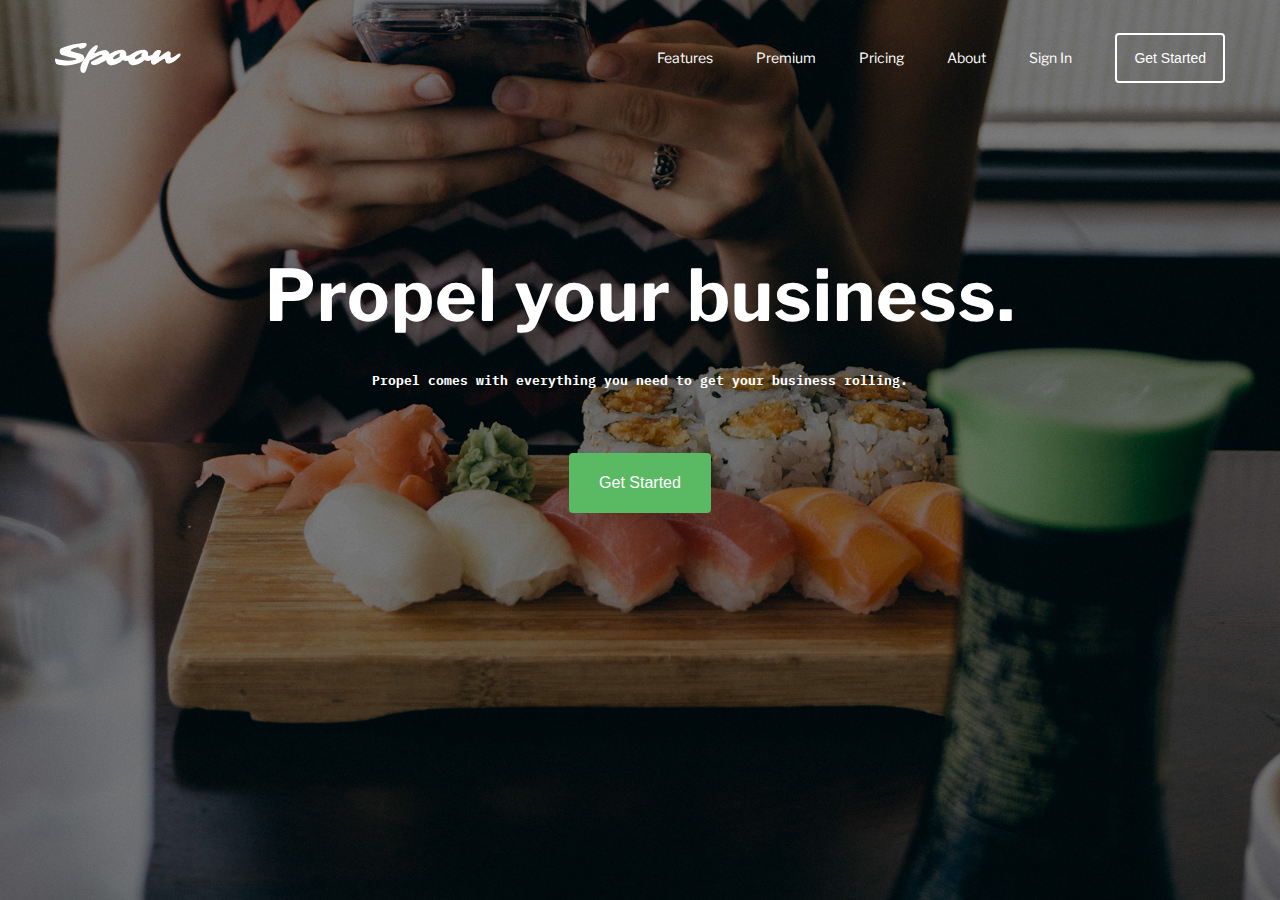
<file: alina.16.11/index.html>
<!DOCTYPE html>
<html lang="en">
  <head>
    <meta charset="UTF-8" />
    <meta name="viewport" content="width=device-width, initial-scale=1.0" />
    <title>Document</title>
    <link
      href="https://fonts.googleapis.com/css2?family=Libre+Franklin:wght@400;700&display=swap"
      rel="stylesheet"
    />
    <link
      href="https://fonts.googleapis.com/css2?family=IBM+Plex+Mono:wght@700&display=swap"
      rel="stylesheet"
    />
    <link rel="stylesheet" href="style.css" />
  </head>
  <body>
    <section class="hero">
      <header class="header">
        <div class="container">
          <div class="box">
            <svg
              width="126"
              height="30"
              viewBox="0 0 126 30"
              fill="none"
              xmlns="http://www.w3.org/2000/svg"
            >
              <g clip-path="url(#clip0_1_4)">
                <path
                  d="M25.9659 5.66702C24.9093 5.66702 24.1729 5.16543 23.7567 4.16222C22.2199 4.16222 20.5336 4.53575 18.698 5.28282C17.556 5.7524 16.7876 6.18463 16.3927 6.57951C15.9979 6.97439 15.7871 7.28388 15.7604 7.508C15.7337 7.73212 15.8431 7.92156 16.0886 8.07631C16.3341 8.23106 16.6782 8.3778 17.1211 8.51654C17.564 8.65528 18.079 8.79402 18.666 8.93277C21.7396 9.64782 23.6873 10.1441 24.5091 10.4216C26.1419 10.9659 27.3639 11.5635 28.175 12.2145C28.9434 12.8655 29.3276 13.7513 29.3276 14.8719C29.3276 15.8004 29.0422 16.5848 28.4712 17.2252C27.9002 17.8655 27.1451 18.4365 26.206 18.9381C25.2668 19.4397 24.2183 19.8853 23.0603 20.2748C21.9023 20.6644 20.6804 20.9979 19.3943 21.2753C18.1083 21.5528 16.841 21.7823 15.5923 21.9637C13.1483 22.3052 11.0619 22.476 9.33298 22.476C6.18462 22.476 3.75669 22.0971 2.0491 21.3394C1.40876 21.0512 0.885807 20.3309 0.480255 19.1782C0.160083 18.2284 0 17.4466 0 16.833C0 16.2193 0.0533712 15.8805 0.160095 15.8164C0.266819 15.7524 0.485593 15.7497 0.816437 15.8084C1.14728 15.8671 1.57951 15.9658 2.11313 16.1046L4.03415 16.6169C7.01175 17.3639 10.1601 17.7375 13.4792 17.7375C15.9232 17.7375 17.9936 17.5187 19.6905 17.0811C20.6937 16.8143 21.2273 16.5155 21.2914 16.1846C21.334 15.8965 20.5443 15.539 18.9221 15.1121C18.1857 14.9093 17.3319 14.6958 16.3607 14.4717C11.6542 13.3298 8.81537 12.5934 7.84418 12.2625C6.87299 11.9317 6.24066 11.6382 5.94717 11.3821C5.65368 11.1259 5.41088 10.8431 5.21878 10.5336C4.86659 9.92529 4.69049 9.34632 4.69049 8.79669C4.69049 8.24706 4.71983 7.82284 4.77853 7.52401C4.83723 7.22519 4.91995 6.94771 5.02667 6.69157C5.25079 6.16862 5.53361 5.8111 5.87512 5.619C8.61793 4.08217 12.6467 2.73213 17.9616 1.56884C22.6895 0.52294 26.5795 0 29.6318 0C30.2508 0 30.715 0.106723 31.0245 0.320171C31.5582 0.715051 31.7929 1.1366 31.7289 1.58484C31.6649 2.03309 31.5288 2.44664 31.3207 2.82551C31.1126 3.20438 30.8538 3.54589 30.5443 3.85005C30.2348 4.15422 29.8906 4.42103 29.5117 4.65048C29.1329 4.87994 28.7407 5.06937 28.3351 5.21878C27.524 5.51761 26.7343 5.66702 25.9659 5.66702ZM38.0203 17.7695C38.3725 17.6201 38.8634 17.3853 39.4931 17.0651C43.3458 15.0907 45.4589 14.0021 45.8325 13.7994L46.5048 13.4312C47.1985 12.9829 47.5187 12.6307 47.4653 12.3746C47.3479 11.8303 47.0544 11.6089 46.5848 11.7102C46.1153 11.8116 45.627 11.9477 45.1201 12.1185C44.6131 12.2892 44.0768 12.4973 43.5112 12.7428C42.3266 13.2337 41.286 13.7246 40.3895 14.2156C37.2518 16.0192 35.3629 17.1131 34.7225 17.4973C34.2636 18.5326 33.8527 19.5624 33.4899 20.587L31.5528 26.0619C30.9445 27.7588 30.3309 28.9061 29.7119 29.5037C29.381 29.8346 29.0128 30 28.6073 30C27.6041 30 26.8143 29.6505 26.238 28.9514C25.6617 28.2524 25.3735 27.3666 25.3735 26.294C25.3735 25.2214 25.5123 24.1649 25.7898 23.1243C26.0672 22.0838 26.4515 21.0299 26.9424 19.9626C27.9349 17.8068 29.2636 15.7951 30.9285 13.9274C31.9424 11.206 33.6286 8.56458 35.9872 6.0032C37.428 4.44503 38.7673 3.34579 40.0053 2.70544C40.6243 2.38527 41.1526 2.22519 41.5902 2.22519C42.0277 2.22519 42.3586 2.3239 42.5827 2.52134C42.8068 2.71878 42.9189 2.96424 42.9189 3.25774C42.9189 3.55123 42.8282 3.92209 42.6468 4.37033C42.4653 4.81857 42.2198 5.32017 41.9103 5.87513C41.6008 6.4301 41.238 7.02241 40.8218 7.65208L39.4931 9.58912C39.3863 9.7492 39.333 9.89327 39.333 10.0213C39.333 10.2241 39.4557 10.3255 39.7012 10.3255C39.9787 10.3255 40.4909 10.1494 41.238 9.79723L43.7993 8.61259C46.0406 7.59872 48.1857 7.09178 50.2348 7.09178C51.302 7.09178 52.3052 7.59872 53.2444 8.61259C54.1942 9.63715 54.6692 10.7364 54.6692 11.9104C54.6692 13.7247 53.9274 15.1227 52.444 16.1046L50.4589 17.4173C49.7439 17.8655 49.0075 18.3084 48.2497 18.746L45.9445 20.0107C43.3511 21.3554 41.3474 22.0277 39.9333 22.0277C38.5192 22.0277 37.492 21.8517 36.8517 21.4995C36.2113 21.1473 35.8911 20.651 35.8911 20.0107C35.8911 19.1462 36.6008 18.3992 38.0203 17.7695ZM71.174 11.9104C71.174 12.4867 71.6649 12.7748 72.6468 12.7748C73.3725 12.7748 74.3223 12.4226 75.4963 11.7183L76.7769 11.0139C77.1718 10.7898 77.516 10.6777 77.8095 10.6777C78.103 10.6777 78.3351 10.7684 78.5059 10.9498C78.6766 11.1313 78.762 11.3821 78.762 11.7022C78.762 12.0224 78.6553 12.3933 78.4418 12.8148C78.2284 13.2364 77.9349 13.6793 77.5614 14.1435C77.1878 14.6078 76.7503 15.0667 76.2487 15.5203C75.7471 15.9739 75.2081 16.3821 74.6318 16.7449C73.3511 17.5454 72.1611 17.9456 71.0619 17.9456C69.8986 17.9456 68.9701 17.7481 68.2764 17.3533C68.063 17.2252 67.8548 17.0918 67.6521 16.953C66.5101 18.2551 64.8559 19.4504 62.6894 20.539C60.3842 21.6916 58.3725 22.2679 56.6542 22.2679C54.8506 22.2679 53.4258 21.5582 52.3799 20.1387C51.5368 18.9861 51.1153 17.8175 51.1153 16.6329C51.1153 14.9253 52.0277 13.2978 53.8527 11.7503C55.1974 10.619 56.4968 9.75988 57.7508 9.17289C59.0048 8.58591 60.1387 8.13234 61.1526 7.81217C63.2978 7.13981 65.2294 6.80363 66.9477 6.80363C67.7161 6.80363 68.4018 6.95037 69.0048 7.24386C69.6078 7.53735 70.0534 7.83351 70.3415 8.13234C71.0246 8.8047 71.3661 9.66382 71.3661 10.7097C71.3661 11.0192 71.3341 11.2593 71.27 11.4301C71.206 11.6009 71.174 11.7609 71.174 11.9104ZM58.079 14.936L58.063 14.984V15C58.063 15.4589 58.1643 15.7577 58.3671 15.8965C58.8581 16.1953 59.3757 16.2727 59.92 16.1286C60.4642 15.9845 60.9818 15.8058 61.4728 15.5923C62.6894 15.0694 63.7887 14.4077 64.7705 13.6073C64.5998 13.2657 64.5144 12.9136 64.5144 12.5507C64.5144 11.7823 64.8506 11.0139 65.5229 10.2455C64.6692 10.2455 63.5165 10.6457 62.0651 11.4461C60.4642 12.3319 59.2636 13.2444 58.4632 14.1836C58.207 14.5037 58.079 14.7545 58.079 14.936ZM92.9456 11.9104C92.9456 12.4867 93.4365 12.7748 94.4184 12.7748C95.1441 12.7748 96.0939 12.4226 97.2679 11.7183L98.5486 11.0139C98.9434 10.7898 99.2876 10.6777 99.5811 10.6777C99.8746 10.6777 100.107 10.7684 100.277 10.9498C100.448 11.1313 100.534 11.3821 100.534 11.7022C100.534 12.0224 100.427 12.3933 100.213 12.8148C100 13.2364 99.7065 13.6793 99.333 14.1435C98.9594 14.6078 98.5219 15.0667 98.0203 15.5203C97.5187 15.9739 96.9797 16.3821 96.4034 16.7449C95.1227 17.5454 93.9328 17.9456 92.8335 17.9456C91.6702 17.9456 90.7417 17.7481 90.048 17.3533C89.8346 17.2252 89.6265 17.0918 89.4237 16.953C88.2818 18.2551 86.6276 19.4504 84.4611 20.539C82.1558 21.6916 80.1441 22.2679 78.4258 22.2679C76.6222 22.2679 75.1974 21.5582 74.1516 20.1387C73.3084 18.9861 72.8869 17.8175 72.8869 16.6329C72.8869 14.9253 73.7993 13.2978 75.6243 11.7503C76.9691 10.619 78.2684 9.75988 79.5224 9.17289C80.7764 8.58591 81.9103 8.13234 82.9242 7.81217C85.0694 7.13981 87.0011 6.80363 88.7193 6.80363C89.4877 6.80363 90.1734 6.95037 90.7764 7.24386C91.3794 7.53735 91.825 7.83351 92.1131 8.13234C92.7962 8.8047 93.1377 9.66382 93.1377 10.7097C93.1377 11.0192 93.1057 11.2593 93.0416 11.4301C92.9776 11.6009 92.9456 11.7609 92.9456 11.9104ZM79.8506 14.936L79.8346 14.984V15C79.8346 15.4589 79.936 15.7577 80.1387 15.8965C80.6297 16.1953 81.1473 16.2727 81.6916 16.1286C82.2359 15.9845 82.7535 15.8058 83.2444 15.5923C84.461 15.0694 85.5603 14.4077 86.5421 13.6073C86.3714 13.2657 86.286 12.9136 86.286 12.5507C86.286 11.7823 86.6222 11.0139 87.2946 10.2455C86.4408 10.2455 85.2881 10.6457 83.8367 11.4461C82.2358 12.3319 81.0352 13.2444 80.2348 14.1836C79.9787 14.5037 79.8506 14.7545 79.8506 14.936ZM115.566 13.175C115.566 14.1462 115.848 14.6318 116.414 14.6318C117.802 14.6318 119.605 13.6926 121.825 11.8143L122.257 11.4461C123.122 10.8698 123.823 10.5816 124.362 10.5816C124.901 10.5816 125.243 10.6617 125.387 10.8218C125.531 10.9819 125.603 11.238 125.603 11.5902C125.603 12.3799 125.203 13.2177 124.402 14.1035C123.207 15.555 121.569 16.9317 119.488 18.2337C117.076 19.7492 114.915 20.5069 113.004 20.5069C111.67 20.5069 110.832 19.7652 110.491 18.2817C110.395 17.8975 110.325 17.5294 110.283 17.1772C110.176 16.3234 110.064 15.8485 109.947 15.7524C109.829 15.6563 109.597 15.6644 109.25 15.7764C108.903 15.8885 108.493 16.0752 108.018 16.3367C107.543 16.5982 107.017 16.9157 106.441 17.2892C103.388 19.317 101.633 20.4749 101.174 20.7631C100.075 21.4461 99.333 21.7876 98.9488 21.7876C98.5646 21.7876 98.1884 21.7076 97.8202 21.5475C97.452 21.3874 97.1291 21.1846 96.8517 20.9392C96.2753 20.3949 95.9872 19.8399 95.9872 19.2743C95.9872 16.0405 96.6916 13.2124 98.1003 10.7898C99.0395 9.15687 100.192 8.02561 101.558 7.39594C102.252 7.0651 102.999 6.89968 103.799 6.89968C105.261 6.89968 105.993 7.37993 105.993 8.34045C105.993 8.92743 105.646 9.88793 104.952 11.222L104.472 12.1665C104.13 12.8175 103.965 13.1857 103.975 13.2711C104.039 13.5912 104.184 13.7513 104.408 13.7513C104.653 13.7513 105.016 13.5699 105.496 13.207L108.442 11.0139L109.915 9.98933C111.612 8.8794 112.86 8.32444 113.661 8.32444C114.088 8.32444 114.477 8.49519 114.829 8.83671C115.48 9.45571 115.806 9.99466 115.806 10.4536C115.806 10.603 115.792 10.7844 115.766 10.9979C115.739 11.2113 115.71 11.4408 115.678 11.6862L115.614 12.4386C115.582 12.6948 115.566 12.9402 115.566 13.175Z"
                  fill="white"
                />
              </g>
              <defs>
                <clipPath id="clip0_1_4">
                  <rect width="126" height="30" fill="white" />
                </clipPath>
              </defs>
            </svg>
            <nav class="nav">
              <a class="link" href="#">Features</a>
              <a class="link" href="#">Premium</a>
              <a class="link" href="#">Pricing</a>
              <a class="link" href="#">About</a>
              <a class="link" href="#">Sign in</a>
              <button class="button-top">Get Started</button>
            </nav>
          </div>
        </header>
          <div class="wraper">
            <h1 class="title">Propel your business.</h1>
            <p class="desk">
              Propel comes with everything you need to get your business
              rolling.
            </p>
            <button class="button">Get Started</button>
          </div>
        </div>
      
    </section>
  </body>
</html>
</file>
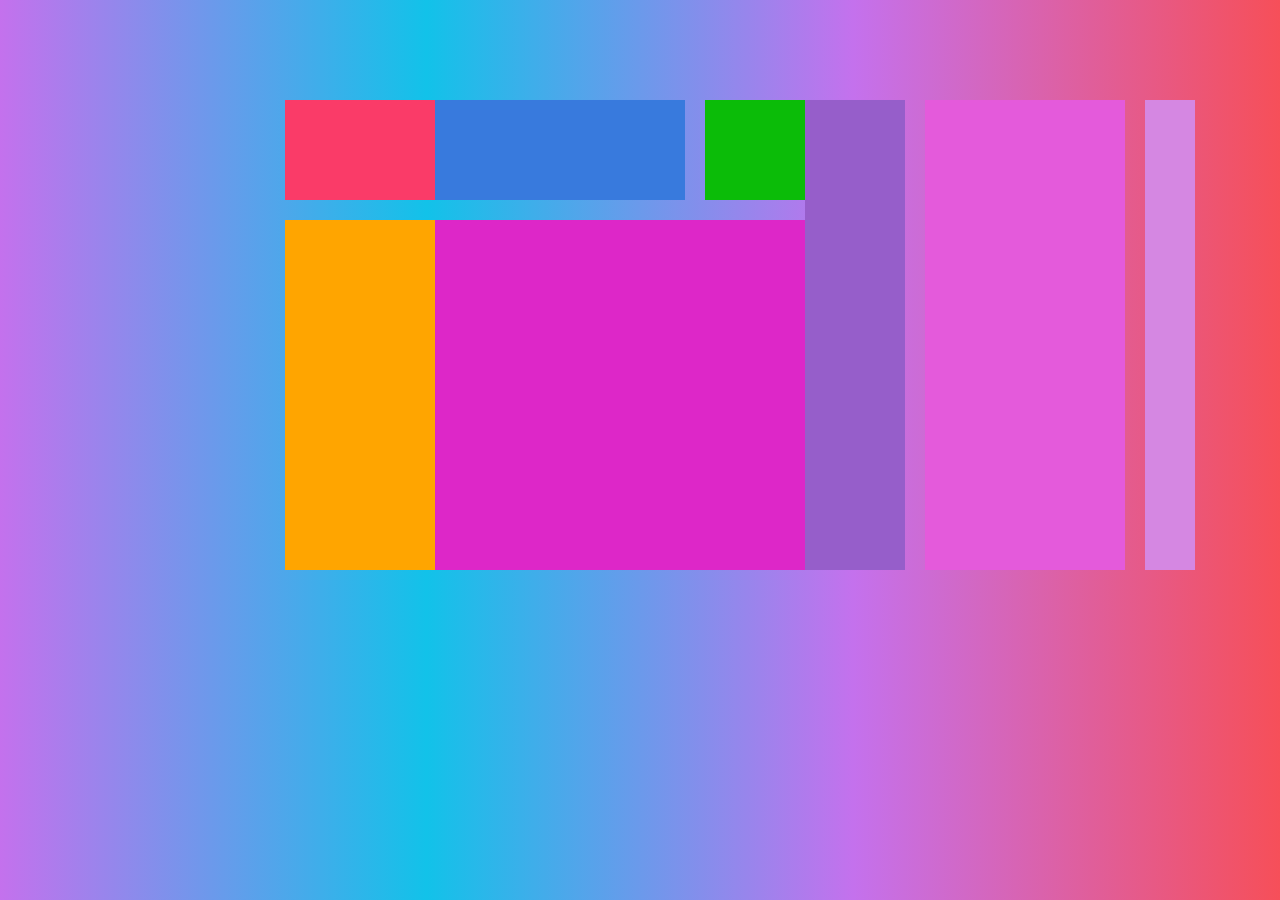
<file: alina.greed/index.html>
<!DOCTYPE html>
<html lang="en">
  <head>
    <meta charset="UTF-8" />
    <meta name="viewport" content="width=device-width, initial-scale=1.0" />
    <title>Document</title>
    <link rel="stylesheet" href="style.css" />
  </head>
  <body>
    <div class="box">
      <div class="left">
        <div class="left-1"></div>
        <div class="left-2"></div>
      </div>

      <div class="center">
      <div class="center__box">
        <div class="center-1"></div>
        <div class="center-2"></div>
      </div>

      <div class="center-3"></div>
    </div>

      <div class="right">
      <div class="right-1"></div>
      <div class="right-2"></div>
      <div class="right-3"></div>
    </div>
    </div>
  </body>
</html>
</file>
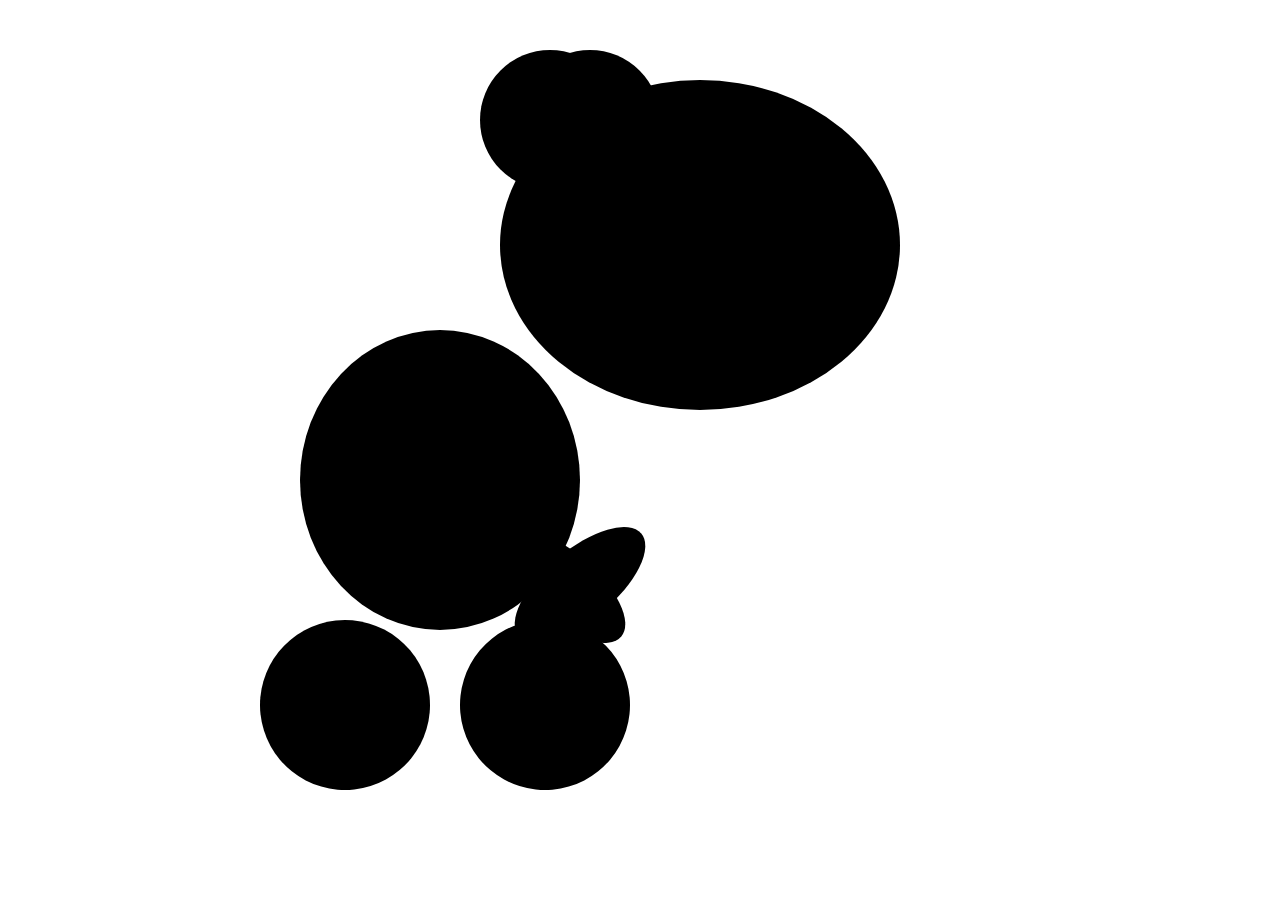
<file: alina.position/index.html>
<!DOCTYPE html>
<html lang="en">
<head>
    <meta charset="UTF-8">
    <meta name="viewport" content="width=device-width, initial-scale=1.0">
    <title>Document</title>
    <link rel="stylesheet" href="style.css">
</head>
<body>
    <div class="box">
        <div class="circle-1"></div>
        <div class="circle__sm-1"></div>
        <div class="circle__sm-2"></div>
        <div class="circle-2"></div>
        <div class="circle__sm-3"></div>
        <div class="circle__sm-4"></div>
        <div class="circle__sm-5"></div>
        <div class="circle__sm-6"></div>
    </div>
</body>
</html>
</file>
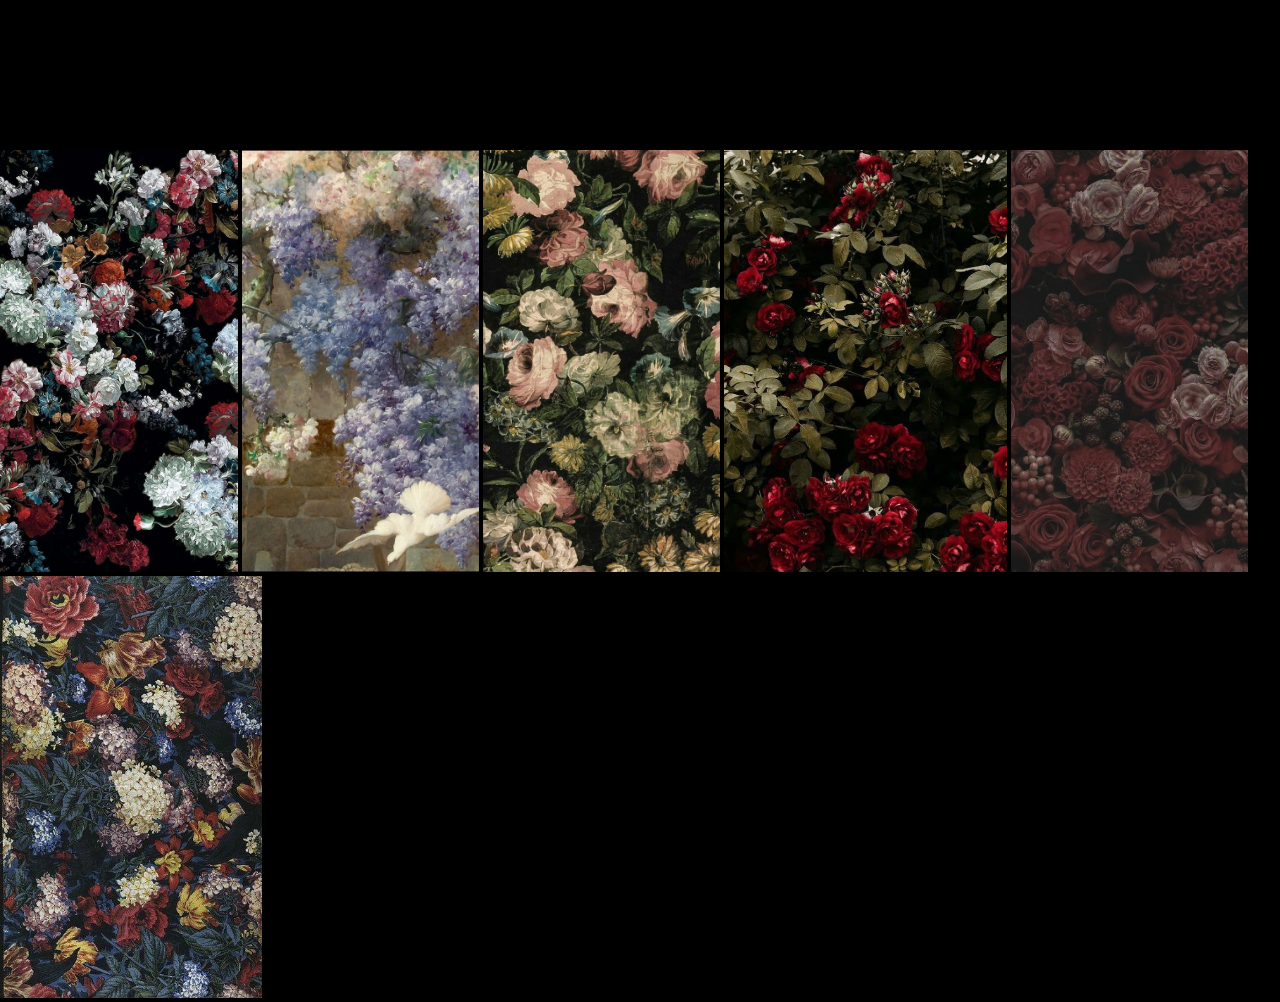
<file: alina.psevdo/index.html>
<!DOCTYPE html>
<html lang="en">
<head>
    <meta charset="UTF-8">
    <meta name="viewport" content="width=device-width, initial-scale=1.0">
    <title>Document</title>
    <link rel="stylesheet" href="style.css">
</head>
<body>
    <div class="gallery">
        <img src="./images/image1.jpg" alt="image 1" class="gallery-item">
        <img src="./images/image2.jpg" alt="image 2" class="gallery-item">
        <img src="./images/image3.jpg" alt="image 3" class="gallery-item">
        <img src="./images/image4.jpg" alt="image 4" class="gallery-item">
        <img src="./images/image5.jpg" alt="image 5" class="gallery-item">
        <img  src="./images/image6.jpg" alt="image 6" class="gallery-item">
    </div>
</body>
</html>
</file>
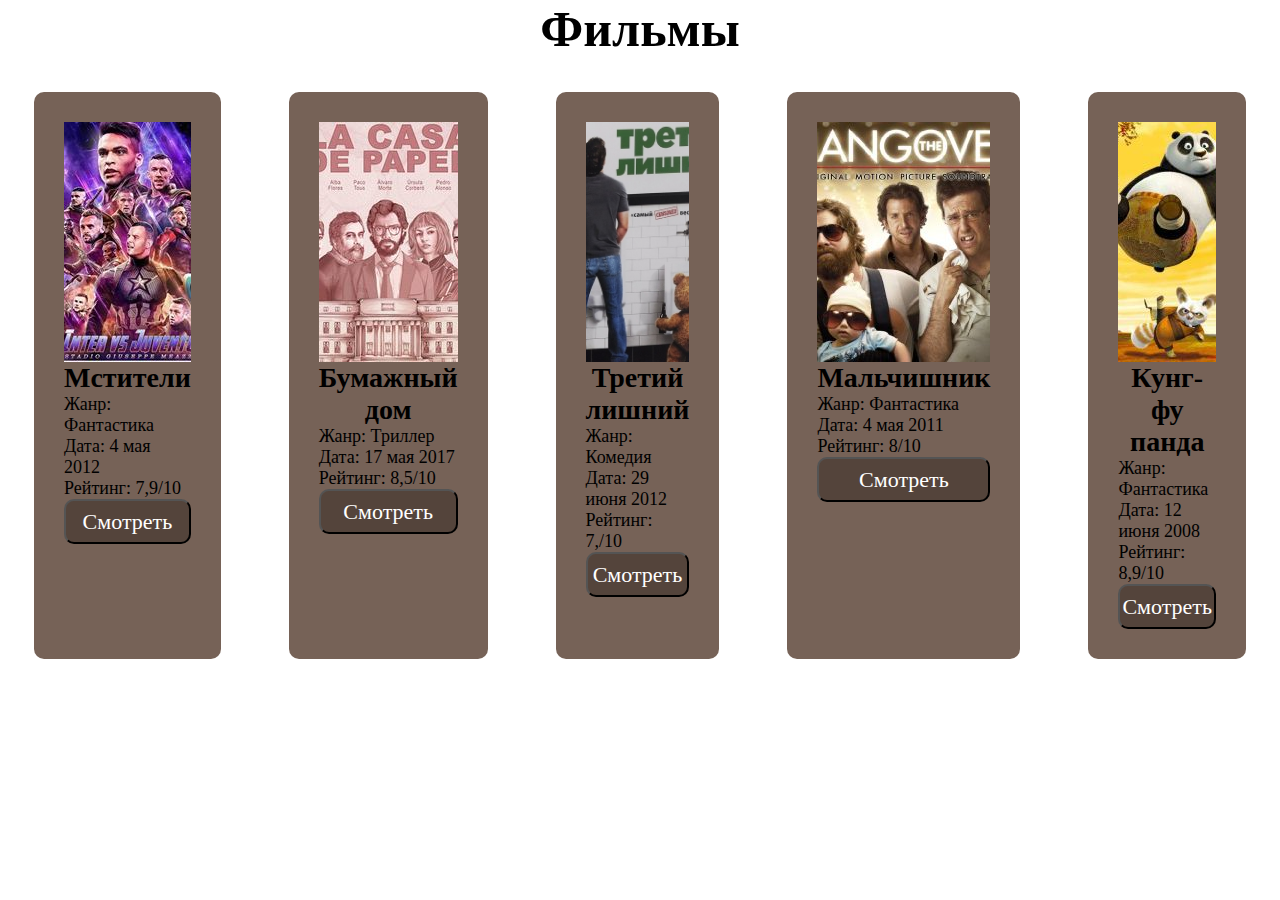
<file: alina.10.11/hw.10.11.html>
<!DOCTYPE html>
<html lang="en">
  <head>
    <meta charset="UTF-8" />
    <meta name="viewport" content="width=device-width, initial-scale=1.0" />
    <title>Document</title>
    <link rel="stylesheet" href="hw.10.11.css" />
  </head>
  <body>
    <h1 class="tema">Фильмы</h1>
    <div class="item">
      <div class="red">
        <div class="imgo"><img src="./images/mstiteli.png" alt="mstiteli" /></div>
        
        <p class="pop">Мстители</p>
        <p class="drage">Жанр: Фантастика</p>
        <p class="drage">Дата: 4 мая 2012</p>
        <p class="drage">Рейтинг: 7,9/10</p>
        <button class="lol">Cмотреть</button>
      </div>
      <div class="red">
        <div class="imgo"><img src="./images/la casa.png" alt="lacasa" /></div>
        
        <p class="pop">Бумажный дом</p>
        <p class="drage">Жанр: Триллер</p>
        <p class="drage">Дата: 17 мая 2017</p>
        <p class="drage">Рейтинг: 8,5/10</p>
        <button class="lol">Cмотреть</button>
      </div>
      <div class="red">
        <div class="imgo"><img src="./images/treti.png" alt="treti" /></div>
        
        <p class="pop">Третий лишний</p>
        <p class="drage">Жанр: Комедия</p>
        <p class="drage">Дата: 29 июня 2012</p>
        <p class="drage">Рейтинг: 7,/10</p>
        <button class="lol">Cмотреть</button>
      </div>
      <div class="red">
        <div class="imgo"> <img src="./images/hangover.png" alt="hangover" /></div>
       
        <p class="pop">Мальчишник</p>
        <p class="drage">Жанр: Фантастика</p>
        <p class="drage">Дата: 4 мая 2011</p>
        <p class="drage">Рейтинг: 8/10</p>
        <button class="lol">Cмотреть</button>
      </div>
      <div class="red">
        <div class="imgo"><img src="./images/panda.png" alt="panda" /></div>
        
        <p class="pop">Кунг-фу панда</p>
        <p class="drage">Жанр: Фантастика</p>
        <p class="drage">Дата: 12 июня 2008</p>
        <p class="drage">Рейтинг: 8,9/10</p>
        <button class="lol">Cмотреть</button>
      </div>
    </div>
  </body>
</html>
</file>
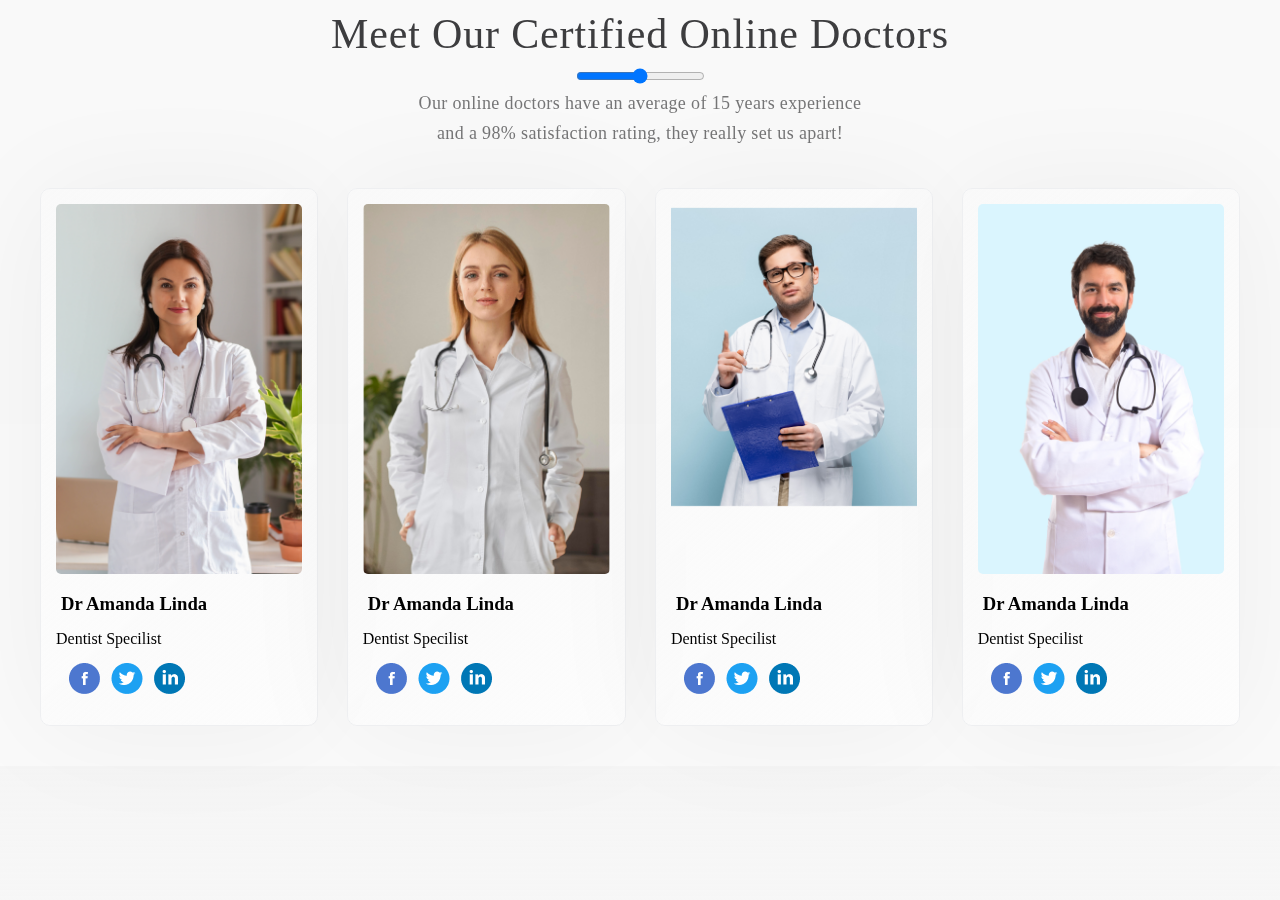
<file: alina.13.11/hw.13.11.html>
<!DOCTYPE html>
<html lang="en">
  <head>
    <meta charset="UTF-8" />
    <meta name="viewport" content="width=device-width, initial-scale=1.0" />
    <title>Document</title>
    <link rel="stylesheet" href="hw.13.11.css" />
  </head>
  <body>
    <h1>Meet Our Certified Online Doctors</h1>
    <div class="polzunok"><input type="range" min="-10" max="10"></div>
    <h6>Our online doctors have an average of 15 years experience</h6> <h6>and a 98% satisfaction rating, they really set us apart!</h6>
    <div class="item">
      <div class="card">
        <div class="imgo"> <img src="./images/doctor-DRJDAU5 1 (1).png" alt="doctor" /> </div>
        <h3>Dr Amanda Linda</h3>
        <p class="pop">Dentist Specilist</p>
        <div class="imgu"> <img src="./images/Social-Icons.png" alt="icons" /> </div>
      </div>

      <div class="card">
        <div class="imgo"> <img src="./images/doctor-DRJDAU5 1 (2).png" alt="doctor" /> </div>
        <h3>Dr Amanda Linda</h3>
        <p class="pop">Dentist Specilist</p>
        <div class="imgu"> <img src="./images/Social-Icons.png" alt="icons" /> </div>
      </div>

      <div class="card">
        <div class="imgo"> <img src="./images/вdoc.png" alt="doctor" /> </div>
        <h3>Dr Amanda Linda</h3>
        <p class="pop">Dentist Specilist</p>
        <div class="imgu"> <img src="./images/Social-Icons.png" alt="icons" /> </div>
      </div>

      <div class="card">
        <div class="imgo"> <img src="./images/doctor-DRJDAU5 1.png" alt="doctor" /> </div>
        <h3>Dr Amanda Linda</h3>
        <p class="pop">Dentist Specilist</p>
        <div class="imgu"> <img src="./images/Social-Icons.png" alt="icons" /> </div>
      </div>

        

    
    </div>
  </body>
</html>
</file>
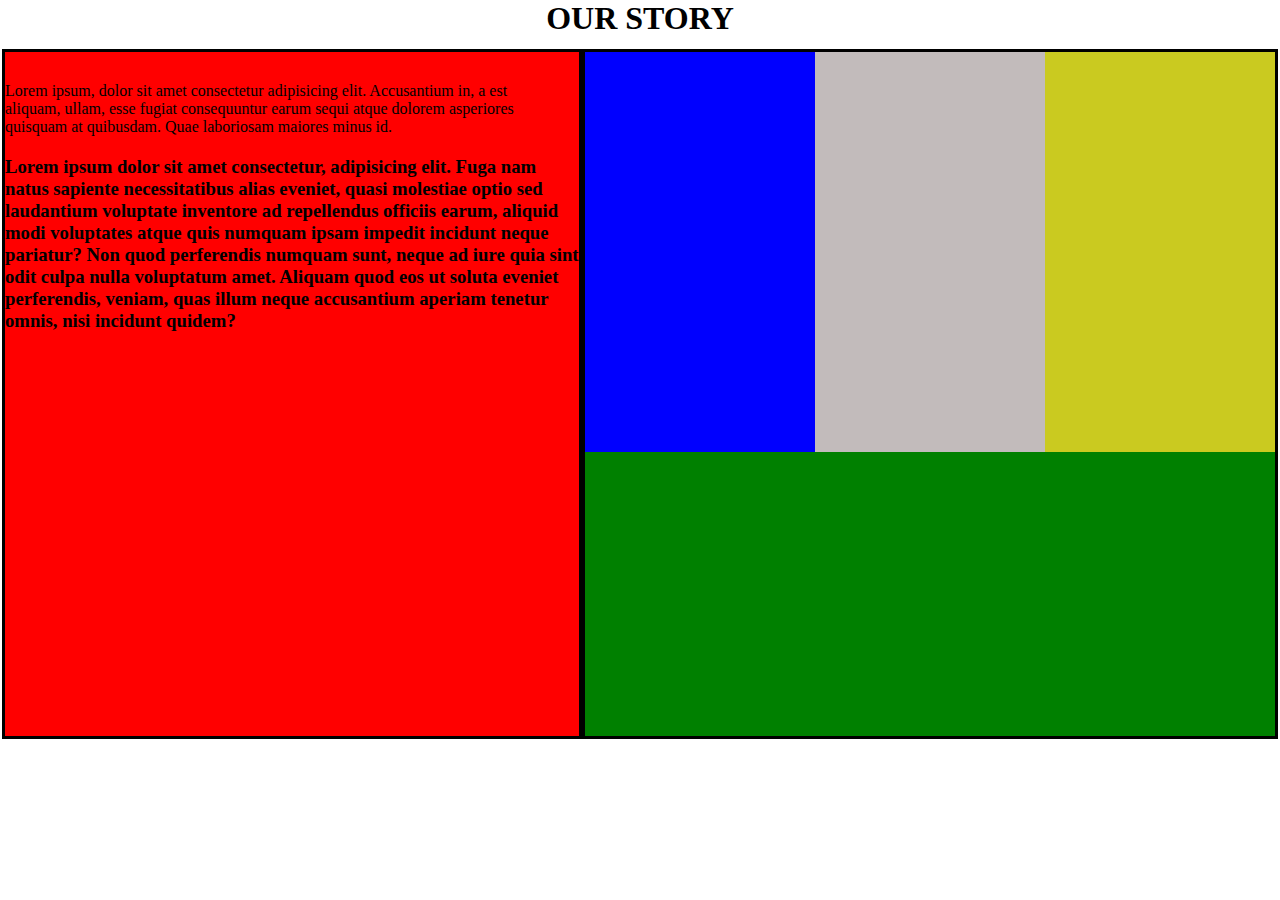
<file: alina.14.11/hw.14.11.html>
<!DOCTYPE html>
<html lang="en">
  <head>
    <meta charset="UTF-8" />
    <meta name="viewport" content="width=device-width, initial-scale=1.0" />
    <title>Document</title>
    <link rel="stylesheet" href="hw.14.11.css" />
  </head>
  <body>
    <h1>OUR STORY</h1>

    <div class="border">
      <div class="red">
        <p>
          Lorem ipsum, dolor sit amet consectetur adipisicing elit. Accusantium
          in, a est aliquam, ullam, esse fugiat consequuntur earum sequi atque
          dolorem asperiores quisquam at quibusdam. Quae laboriosam maiores
          minus id.
        </p>

        <h3>
          Lorem ipsum dolor sit amet consectetur, adipisicing elit. Fuga nam
          natus sapiente necessitatibus alias eveniet, quasi molestiae optio sed
          laudantium voluptate inventore ad repellendus officiis earum, aliquid
          modi voluptates atque quis numquam ipsam impedit incidunt neque
          pariatur? Non quod perferendis numquam sunt, neque ad iure quia sint
          odit culpa nulla voluptatum amet. Aliquam quod eos ut soluta eveniet
          perferendis, veniam, quas illum neque accusantium aperiam tenetur
          omnis, nisi incidunt quidem?
        </h3>
      </div>

      <div class="green">
        <div class="top"></div>
        <div class="topp"></div>
        <div class="toppp"></div>
      </div>
    </div>
  </body>
</html>
</file>
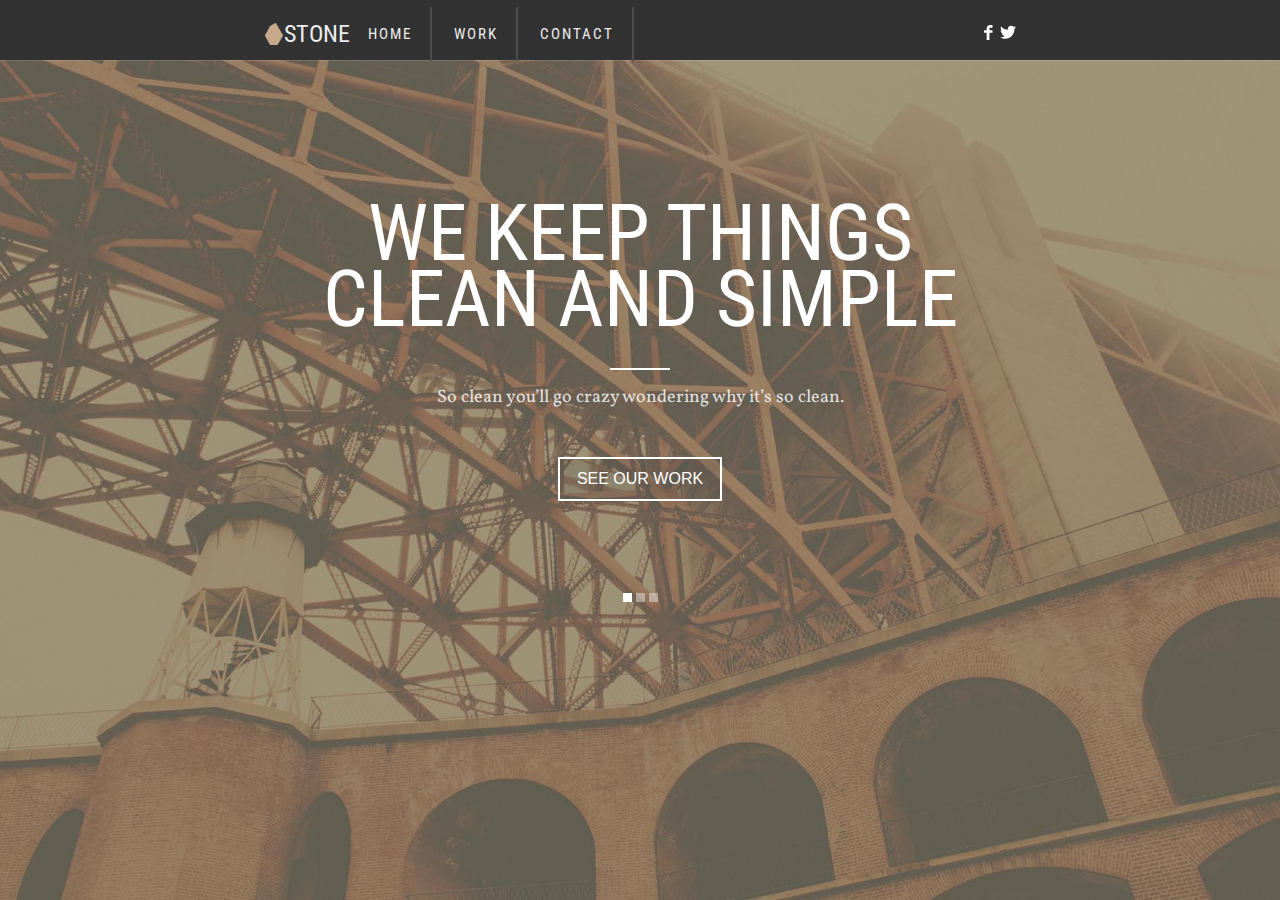
<file: alina.17.11/hw.17.11.html>
<!DOCTYPE html>
<html lang="en">
  <head>
    <meta charset="UTF-8" />
    <meta name="viewport" content="width=device-width, initial-scale=1.0" />
    <title>Document</title>
    <link
      href="https://fonts.googleapis.com/css2?family=Roboto+Condensed&display=swap"
      rel="stylesheet"
    />
    <link
      href="https://fonts.googleapis.com/css2?family=Vollkorn&display=swap"
      rel="stylesheet"
    />
    <link rel="stylesheet" href="./hw.17.11.css" />
  </head>
  <body>
    <section class="hero">
      <header class="header">
        <div class="container">
            <div class="box">
               <svg
            xmlns="http://www.w3.org/2000/svg"
            width="20"
            height="23"
            viewBox="0 0 20 23"
            fill="none"
          >
            <g clip-path="url(#clip0_1_7)">
              <path
                d="M6.05392 23L0.819138 13.4515L6.05392 3.90204L11.7278 0.781115L19.1809 13.4515L13.5148 23H6.05392Z"
                fill="#C7AA8B"
              />
            </g>
            <defs>
              <clipPath id="clip0_1_7">
                <rect width="20" height="23" fill="white" />
              </clipPath>
            </defs>
          </svg> 
          <span>STONE</span>
          <nav class="nav">
            <a href="#" class="link">HOME</a>
            <a href="#" class="link">WORK</a>
            <a href="#" class="link">CONTACT</a>
          </nav>
          <div class="img">
             
            <svg class="top" xmlns="http://www.w3.org/2000/svg" width="15" height="15" viewBox="0 0 15 15" fill="none">
            <g clip-path="url(#clip0_1_31)">
            <path d="M11.4705 2.63382H9.06612C8.78112 2.63382 8.46347 3.00794 8.46347 3.50824V5.24559H11.4705V7.72059H8.46435V15.1535H5.62583V7.72059H3.052V5.24559H5.62583V3.78794C5.62583 1.69941 7.07553 0 9.06612 0H11.4705V2.63382Z" fill="white"/>
            </g>
            <defs>
            <clipPath id="clip0_1_31">
            <rect width="15" height="15" fill="white"/>
            </clipPath>
            </defs>
            </svg> 
          

            <svg class="top"  xmlns="http://www.w3.org/2000/svg" width="16" height="16" viewBox="0 0 16 16" fill="none">
                <g clip-path="url(#clip0_1_26)">
                <path d="M16 3.31645C15.4106 3.57689 14.7786 3.75378 14.1146 3.83289C14.792 3.42667 15.312 2.78311 15.5573 2.01778C14.9244 2.39378 14.2213 2.66667 13.4737 2.81333C12.8746 2.176 12.0213 1.77778 11.0773 1.77778C9.26485 1.77778 7.79463 3.24622 7.79463 5.05956C7.79463 5.31645 7.82308 5.56711 7.87996 5.808C5.15108 5.67022 2.73241 4.36356 1.11374 2.37867C0.831077 2.86311 0.669299 3.42756 0.669299 4.02756C0.669299 5.16711 1.24885 6.17156 2.12974 6.76C1.59197 6.74311 1.0853 6.59556 0.642632 6.35022C0.642632 6.36356 0.642632 6.37689 0.642632 6.39111C0.642632 7.98133 1.77419 9.30845 3.27552 9.60978C2.99997 9.68445 2.71019 9.72444 2.41063 9.72444C2.19997 9.72444 1.99374 9.70489 1.79374 9.66578C2.21063 10.9707 3.42397 11.9191 4.85952 11.9458C3.73685 12.8267 2.32174 13.3511 0.783966 13.3511C0.518188 13.3511 0.257743 13.3351 0.000854492 13.304C1.4533 14.2356 3.17863 14.7787 5.03285 14.7787C11.0702 14.7787 14.3724 9.77689 14.3724 5.44C14.3724 5.29689 14.3689 5.15467 14.3617 5.01422C15.0026 4.55378 15.56 3.97511 16 3.31645Z" fill="white"/>
                </g>
                <defs>
                <clipPath id="clip0_1_26">
                <rect width="16" height="16" fill="white"/>
                </clipPath>
                </defs>
                </svg>  
          </div>
       
            </div>
        </div>
      </header>
      <div class="wraper">
        <p class="title">We keep things<br>clean and simple</p>
        <svg width="60" height="2" viewBox="0 0 60 2" fill="none" xmlns="http://www.w3.org/2000/svg">
            <path d="M0 0H60V2H0V0Z" fill="white"/>
            </svg>
            
        <p class="desk">
            So clean you’ll go crazy wondering why it’s so clean.
        </p>
        <button class="button">SEE OUR WORK</button>
    </div>

    <div class="next">
        <svg width="9" height="9" viewBox="0 0 9 9" fill="none" xmlns="http://www.w3.org/2000/svg">
            <path d="M0 0H9V9H0V0Z" fill="white"/>
            </svg>
            <svg width="9" height="9" viewBox="0 0 9 9" fill="none" xmlns="http://www.w3.org/2000/svg">
                <path d="M0 0H9V9H0V0Z" fill="white" fill-opacity="0.4"/>
                </svg>
                <svg width="9" height="9" viewBox="0 0 9 9" fill="none" xmlns="http://www.w3.org/2000/svg">
                    <path d="M0 0H9V9H0V0Z" fill="white" fill-opacity="0.4"/>
                    </svg>
                                                
    </div>
    </section>
  </body>
</html>
</file>
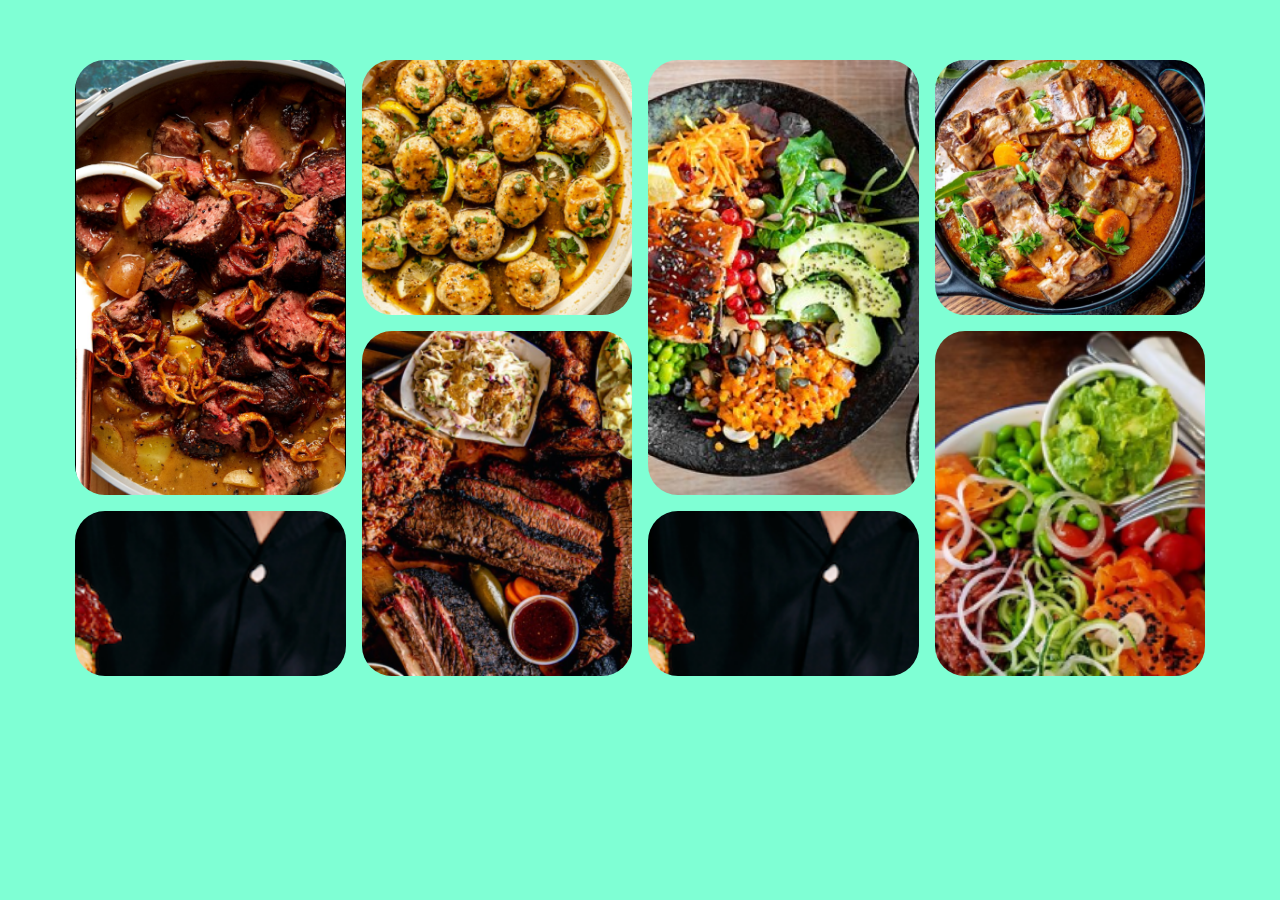
<file: alina.23.11/hw.23.11.html>
<!DOCTYPE html>
<html lang="en">
  <head>
    <meta charset="UTF-8" />
    <meta name="viewport" content="width=device-width, initial-scale=1.0" />
    <title>Food grid</title>
    <link rel="stylesheet" href="hw.23.11.css" />
  </head>
  <body>
    <!-- <div class="container">
      <div class="box">

        <div class="box__img">
        <img src="./images/image-1.png" alt="image-1" />
          <img src="./images/image-5.png" alt="image-5" />
        </div>


        <div class="box__img">
          <img src="./images/image-2.png" alt="image-2" />
          <img src="./images/image-6.png" alt="image-6" />
        </div>

        <div class="box__img">
          <img src="./images/image-3.png" alt="image-3" />
          <img src="./images/image-5.png" alt="image-7" />
        </div>

        <div class="box__img">
          <img src="./images/image-4.png" alt="image-4" />
          <img src="./images/image-7.png" alt="image-8" />
        </div>
      
        </div>
    </div> -->

    <!-- <div class="grid">
      <div class="container">
        <div class="grid__wrapper">
          <div class="box box-1">
            <img src="./images/image-1.png" alt="image" />
          </div>
          <div class="box box-2">
            <img src="./images/image-2.png" alt="image" />
          </div>
          <div class="box box-3">
            <img src="./images/image-3.png" alt="image" />
          </div>
          <div class="box box-4">
            <img src="./images/image-4.png" alt="image" />
          </div>
          <div class="box box-5">
            <img src="./images/image-5.png" alt="image" />
          </div>
          <div class="box box-6">
            <img src="./images/image-6.png" alt="image" />
          </div>
          <div class="box box-5">
            <img src="./images/image-5.png" alt="image" />
          </div>
          <div class="box box-7">
            <img src="./images/image-7.png" alt="image" />
          </div>
        </div>
      </div>
    </div> -->

    <main class="main">
        <div class="container">
            <div class="main__wrapper">
                <div class="main__card main__first">
                    <img src="./images/image-1.png" alt="image" />
                </div>
                <div class="main__card main__second">
                    <img src="./images/image-2.png" alt="image" />
                </div>
                <div class="main__card main__third">
                    <img src="./images/image-3.png" alt="image" />
                </div>
                <div class="main__card main__fourth">
                    <img src="./images/image-4.png" alt="image" />
                </div>
                <div class="main__card main__fifth">
                    <img src="./images/image-5.png" alt="image" />
                </div>
                <div class="main__card main__six">
                    <img src="./images/image-6.png" alt="image" />
                </div>
                <div class="main__card main__seven">
                    <img src="./images/image-5.png" alt="image" />
                </div>
                <div class="main__card main__eight">
                    <img src="./images/image-7.png" alt="image" />
                </div>
            </div>
        </div>
    </main>
  </body>
</html>
</file>
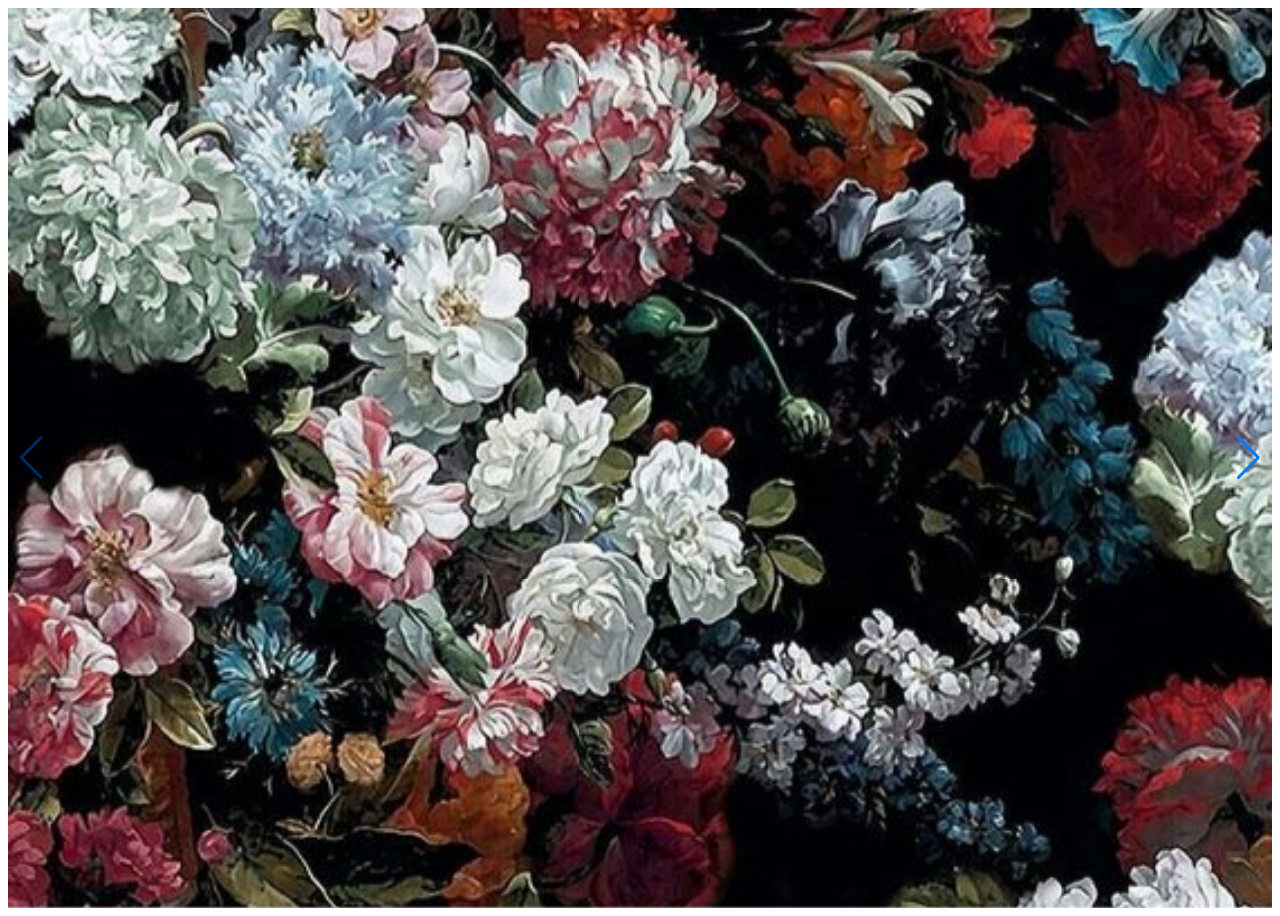
<file: alina.psevdo/rotate.html>
<!DOCTYPE html>
<html lang="en">
<head>
    <meta charset="UTF-8">
    <meta name="viewport" content="width=device-width, initial-scale=1.0">
    <title>Document</title>
    <link
  rel="stylesheet"
  href="https://cdn.jsdelivr.net/npm/swiper@11/swiper-bundle.min.css"
/>
    <link
    rel="stylesheet"
    href="https://cdnjs.cloudflare.com/ajax/libs/animate.css/4.1.1/animate.min.css"
  />
    <link rel="stylesheet" href="rotate.css">
</head>
<body>
    <!-- <div class="wrapper">
        <div class="box">
            <img src="./images/image5.jpg" alt="">
            <img class="second animate__animated animate__backOutUp" src="./images/image6.jpg" alt="">
        </div>
        <div class="box">
            <p>Lorem ipsum dolor sit amet consectetur adipisicing elit. Voluptatibus, sequi.</p>
            <img src="./images/image5.jpg" alt="">
            <img class="second animate__animated animate__backOutUp" src="./images/image6.jpg" alt="">
        </div>
        <div class="box">
            <img src="./images/image5.jpg" alt="">
            <img class="second animate__animated animate__backOutUp" src="./images/image6.jpg" alt="">
        </div>
        <div class="box">
            
        </div>
        <div class="box">
            
        </div>
        <div class="box">
            
        </div>
    </div> -->
    <div class="swiper mySwiper">
        <div class="swiper-wrapper">
          <div class="swiper-slide"><img src="./images/image1.jpg" alt=""></div>
          <div class="swiper-slide"><img src="./images/image2.jpg" alt=""></div>
          <div class="swiper-slide"><img src="./images/image3.jpg" alt=""></div>
          <div class="swiper-slide"><img src="./images/image4.jpg" alt=""></div>
          <div class="swiper-slide"><img src="./images/image5.jpg" alt=""></div>
          <div class="swiper-slide"><img src="./images/image6.jpg" alt=""></div>
          <div class="swiper-slide"><img src="./images/image1.jpg" alt=""></div>
          <div class="swiper-slide">Slide 8</div>
          <div class="swiper-slide">Slide 9</div>
        </div>
        <div class="swiper-button-next"></div>
        <div class="swiper-button-prev"></div>
      </div>

    

    <script src="https://cdn.jsdelivr.net/npm/swiper@11/swiper-bundle.min.js"></script>

    <script>
        var swiper = new Swiper(".mySwiper", {
          spaceBetween: 30,
          centeredSlides: true,
          autoplay: {
            delay: 1000,
            disableOnInteraction: false,
          },
          pagination: {
            el: ".swiper-pagination",
            clickable: true,
          },
          navigation: {
            nextEl: ".swiper-button-next",
            prevEl: ".swiper-button-prev",
            slidesPerView: 3, 
            loop: true,
          },
        });
      </script>

</body>
</html>
</file>
<file: alina.16.11/style.css>
body{
    font-family: 'Libre Franklin', sans-serif
}

*{
    margin: 0;
    padding: 0;
    box-sizing: border-box;
}
a{
    text-decoration: none;
    color: inherit;
}
button{
    border: none;
    background-color: transparent;
    cursor: pointer;
}
.container{
    max-width: 1200px;
    margin: 0 auto;
    padding: 0 15px;
    /* только 3 свойства */
}
.hero{
    background-image: url(./images/imagei.jpg);  
    /* здесь лучше png */
    height: 100vh;
    background-repeat:no-repeat;
    background-size: cover;
    background-position: center;
}

.box{
    display: flex;
    justify-content: space-between;
    align-items: center;
    padding: 33px 0;
}

.link{
margin-right: 40px;
color: white;
font-size: 14px;
line-height: 24px;
text-transform:capitalize;
}
.button-top{
    color: #FFF;
font-size: 14px;
line-height: 24px;
border-radius: 4px;
border: 2px solid #FFF;
padding: 11px 17px;
}
.wraper{
    color: #FFF;
  margin-top: 140px;
  display: flex;
  flex-direction: column;
  justify-content: center;
  align-items: center;
}
.desk{
    margin: 35px 0 60px;
font-family: IBM Plex Mono, sans-serif;
font-size: 13px;
font-weight: 700;
line-height: 24px; 
}
.title{
    font-size: 71px;
    font-weight: 700;
    line-height: 78px;
    letter-spacing: 1px; 
}
.button{
    color: #FFF;
    border-radius: 4px;
background: #5AB963;
font-size: 16px;
line-height: 30px;
padding: 15px 30px;
}
</file>
<file: alina.greed/style.css>
* {
  margin: 0;
  padding: 0;
  box-sizing: border-box;
}
body {
  background: linear-gradient(to right,
  #c471ed,
  #12c2e9,
  #c471ed,
  #f64f59);
}
.box {
  display: flex;
  justify-content: space-between;
  padding: 100px 285px;
}

.left-1 {
  width: 150px;
  height: 100px;
  background-color: rgb(250, 59, 104);
}
.left-2 {
  width: 150px;
  height: 350px;
  background-color: orange;
  margin-top: 20px;
}
.center__box {
  display: flex;
  margin-bottom: 20px;
}
.center-1 {
  width: 250px;
  height: 100px;
  margin-right: 20px;
  background-color: rgb(56, 122, 221);
}
.center-2 {
  width: 100px;
  height: 100px;
  background-color: rgb(11, 188, 8)
}
.center-3 {
  width: 370px;
  height: 350px;
  background-color: rgb(221, 39, 200);
}

.right {
  display: flex;
}
.right-1 {
  width: 100px;
  height: 470px;
  margin-right: 20px;
  background-color: rgb(150, 94, 202);
}
.right-2 {
  width: 200px;
  height: 470px;
  margin-right: 20px;
  background-color: rgb(228, 90, 219);
}
.right-3 {
  width: 50px;
  height: 470px;
  margin-right: 20px;
  background-color: rgb(213, 135, 226);
}
</file>
<file: alina.position/style.css>
*{
    margin: 0;
    padding: 0;
    box-sizing: border-box;
}
.circle-1{
    width: 400px;
    height: 330px;
    border-radius: 80%;
    background-color: black;
    position: relative;
    bottom: -80px;
    left: 500px;
 
}
.circle__sm-1{
    width: 140px;
    height: 140px;
    border-radius: 50%;
    background-color: black;
    top: 50px;
    left: 480px;
    position: absolute;
}
.circle__sm-2{
    width: 140px;
    height: 140px;
    border-radius: 50%;
    background-color: black;
    top: 50px;
    right: 620px;
    position: absolute;
}
.circle-2{
    width: 280px;
    height: 300px;
    border-radius: 50%;
    background-color: black;
    bottom: -20pxpx;
    right: 700px;
    transform: translate(50% 50%);
    position: absolute;
}
.circle__sm-3{
    width: 160px;
    height: 70px;
    border-radius: 50%;
    background-color: rgb(0, 0, 0);
    bottom: 280px;
    right: 640px;
    position: absolute;
    transform: rotate(40deg);
}
.circle__sm-6{
    width: 170px;
    height: 170px;
    border-radius: 50%;
    background-color: rgb(0, 0, 0);
    bottom: 110px;
    right: 650px;
    position: absolute;
    transform: rotate(40deg);
}
.circle__sm-4{
    width: 160px;
    height: 70px;
    border-radius: 50%;
    background-color: black;
    bottom: 280px;
    left: 500px;
    position: absolute;
    transform: rotate(320deg);
}
.circle__sm-5{
    width: 170px;
    height: 170px;
    border-radius: 50%;
    background-color: black;
    bottom: 110px;
    right: 850px;
    position: absolute;
    transform: rotate(320deg);
}
</file>
<file: alina.psevdo/style.css>
* {
  margin: 0;
  padding: 0;
  box-sizing: border-box;
}
body{
    background-color: black;
}
.gallery{
    padding-top: 150px;
    background-repeat: no-repeat;
    background-position: center;
    background-size: cover;
}
.gallery-item {
  height: 422px;
}
.gallery-item img {
  width: 100%;
  height: 100%;
  object-fit: cover;
}

.gallery-item {
  transition: 1s;
}
.gallery-item:hover:first-child {
  transform: scale(1.3);
}
.gallery-item:hover:last-child {
  transform: rotate(30deg);
}
</file>
<file: alina.10.11/hw.10.11.css>
*{
    box-sizing: border-box;
    margin: 0;
    padding: 0;
}

.tema{
font-size: 50px;
text-align: center;

}

.item{
    display:flex;  
    /* justify-content: space-between; */
    /* padding: 20px; */
}

.pop{
    text-align: center;
    color: #000;
    font-family: Roboto;
    font-size: 28px;
    font-style: normal;
    font-weight: 700;
    line-height: normal;
}

.drage{
    color: #000;
    font-family: Roboto;
    font-size: 18px;
    font-style: normal;
    font-weight: 500;
    line-height: normal;
}
.red{
    /* margin-right: 30px;
    margin-top: 20px;
    margin-left: 20px; */
    padding:30px;
    border-radius: 10px;
    background: #766257;
    margin: 34px;
}

.imgo{
    height: 240px;
}
.imgo img{
 width: 100%;
height: 100%;
object-fit: cover;
}
  

.lol{   
    width: 100%;
    height: 45px;
    background: #54443B;
    cursor: pointer;
    /* margin: 30px 5px 10px 20px; */
    text-align: center;
    border-radius: 10px;
    color: #FFF;
    font-family: Roboto;
    font-size: 22px;
    font-weight: 500;   
    
 }
</file>
<file: alina.13.11/hw.13.11.css>
*{
    box-sizing: border-box;
    margin: 0;
    padding: 0;
}
body{
background: linear-gradient(180deg, rgba(239, 239, 239, 0.60) 0%, rgba(239, 239, 239, 0.10) 100%);
backdrop-filter: blur(4779px);
}

img{
    /* max-width: 100%; */
    max-height: 100%;
    object-fit: cover;
}
.item{
    display: flex;
    padding: 40px;
    justify-content: space-between;
  
  
}
.polzunok{
    
    text-align: center;
}
h3{
    padding: 10px;
}
.pop{
    padding: 5px;
}
.card{
    padding: 10px;
    /* text-align: center; */
    border-radius: 10px;
border: 1px solid var(--Stock, #EEEFF1);
background: linear-gradient(139deg, rgba(254, 254, 254, 0.00) -2.44%, #F9F9F9 -2.43%, rgba(254, 254, 254, 0.51) 98.26%);
box-shadow: 0px 4px 120px 0px rgba(0, 0, 0, 0.05);

}


.imgo img{
    padding: 5px;
width: 100%;
height: 380px;
object-position: top;
border-radius: 10px;
}
 .imgu{
    padding: 10px;
 }

h1{
    padding: 10px;  
    color: var(--textv-2, #3D3D3F);
    text-align: center;
font-family: Roboto;
font-size: 42px;
font-weight: 500;
letter-spacing: 0.84px;
}

h6{

    color: rgba(61, 61, 63, 0.70);
text-align: center;
font-family: Roboto;
font-size: 18px;
font-weight: 400;
line-height: 30px;
letter-spacing: 0.36px;
}
</file>
<file: alina.14.11/hw.14.11.css>
*{
    box-sizing: border-box;
    margin: 0;
    padding: 0;
}
h1{
    text-align: center;
    padding-bottom: 10px;
}
.border{
    display: flex;
    padding: 2px;
}
.red{
    width: 900px;
    height:690px;
    background-color: red;
    border: 3px solid black;
}
p{
    padding-bottom: 20px;
    padding-top: 30px;
    padding-right: 30px;
}
.green{
    display: flex;
    justify-content: space-between;
    width: 900px;
    height: 690px;
    background-color: green;
    border: 3px solid black;
}
.top{
    width: 230px;
    height: 400px;  
    background-color: blue;
   
}
.topp{
    width: 230px;
    height: 400px;  
    background-color: rgb(194, 187, 187);
   
}
.toppp{
    width: 230px;
    height: 400px;  
    background-color: rgb(202, 202, 32);
   
}
</file>
<file: alina.17.11/hw.17.11.css>
body{
    font-family: Roboto Condensed, sans-serif

}
*{
    margin: 0;
    padding: 0;
    box-sizing: border-box;
}

.container{
    max-width: 1440px;
    margin: 0 auto;
    padding: 0 250px;
    /* только 3 свойства */
}
.hero{
    background-image: url(./images/bg-image.jpg);  
    /* здесь лучше png */ 
    height: 100vh;
    background-repeat:no-repeat;
    background-size: cover;
    background-position: center;
    text-align: center;
}
button{
    border: none;
    background-color: transparent;
    cursor: pointer;
}
.header{
    background: #323232;
box-shadow: 0px 1px 0px 0px rgba(255, 255, 255, 0.13);
width: 100%;
height: 60px;
padding: 2px;
}
.link{
    text-decoration: none;
    border-right: 2px solid  #4D4D4D;;
    padding: 18px;
}
.box{
    display: flex;
    justify-content: center;
    align-items: center;
    padding: 20px 0;

}
.link{
    /* margin-left: 38px; */
    color: #EDEDED;
    font-size: 15px;
    font-weight: 400;
    line-height: 20px;
    letter-spacing: 2px;
    text-transform: uppercase;
   
}
span{
    color: #EDEDED;
font-size: 24px;
font-weight: 400;
line-height: 20px;
text-transform: uppercase;
}
.img{
    padding-left: 347px;
   
}
.but{
    padding-right: 21px;
}
.wraper{
    color: #FFF;
  margin-top: 140px;
  display: flex;
  flex-direction: column;
  justify-content:center;
  align-items: center;
}
.title{
font-size: 79px;
font-weight: 400;
line-height: 66px;
text-transform: uppercase;
margin-bottom: 36px;
}

.desk{
    color: rgba(255, 255, 255, 0.81);
text-align: center;
font-family: Vollkorn, sans-serif;
font-size: 18px;
line-height: 20px; 
margin-top: 18px;
}
.button{
    border: 2px solid #FFF;
    background: rgba(77, 77, 77, 0.20);
    color: #FFF;
font-size: 16px;
line-height: 20px; 
text-transform: uppercase;
padding: 10px 17px;
margin-top: 49px;
}

.next{
    margin-top: 86px;

}
</file>
<file: alina.23.11/hw.23.11.css>
*{
    margin: 0;
    padding: 0;
    box-sizing: border-box;
} 
body{
    background-color: aquamarine;
}
/* .container {
max-width: 1238px;
margin: 0 auto; 
padding: 50px 15px;
      
}

.grid{
    padding: 100px 0;
}
.grid__wrapper{
    display: grid;
    grid-template-columns: repeat(4, 1fr);
    grid-template-rows: repeat(4, 1fr);
    height: 700px;
}
.box img{
    width: 100%;
    height: 100%;
    object-fit: cover;
}
.box-1{
    height: 500px;
}
.box-2{
    height: 300px;
}
.box-5{
    height: 200px;
}
.box-6{
    height: 400px;
} */


.container{
    max-width: 1236px;
    margin: 0 auto;
    padding: 0 15px;
}
.main{
padding:60px
}

.main__wrapper{
    display: grid;
    height: 616px;
    grid-template-columns: repeat(4,1fr);
    grid-template-rows: repeat(7,1fr);
    gap: 16px;
}
.main__card{
    overflow: hidden;
    border-radius: 10px;
}
.main__card img{
    width: 100%;
    height: 100%;
    object-fit: cover;
}

.main__first{
    /* grid-column-start: 1;
    grid-column-end: 2;
    grid-row-start: 1;
    grid-row-end: 5; */
    grid-area: 1/1/6/2;
}
.main__second{  
    /* grid-column-start: 2;
    grid-column-end: 3;
    grid-row-start: 1;
    grid-row-end: 3; */
    grid-area: 1/2/4/3;
}
.main__third{
    /* grid-column-start: 3;
    grid-column-end: 4;
    grid-row-start: 1;
    grid-row-end: 5; */
    grid-area: 1/3/6/4;
}

.main__fourth{
    /* grid-column-start: 4;
    grid-column-end: 5;
    grid-row-start: 1;
    grid-row-end: 4;  */
    grid-area: 1/4/4/5;
}
.main__card{
    border-radius: 30px;
    overflow: hidden;
}
.main__fifth{
    /* grid-column-start: 1;
    grid-column-end: 2;
    grid-row-start: 5;
    grid-row-end: 8;  */
    grid-area: 6/1/8/2;
}
.main__six{
    /* grid-column-start: 2;
    grid-column-end: 3;
    grid-row-start: 3;
    grid-row-end: 8;  */
    grid-area: 4/2/8/3;
}
.main__seven{
    /* grid-column-start: 3;
    grid-column-end: 4;
    grid-row-start: 5;
    grid-row-end: 8;  */
    grid-area: 6/3/8/4;
}
.main__eight{
    /* grid-column-start: 4;
    grid-column-end: 5;
    grid-row-start: 4;
    grid-row-end: 8;  */
    grid-area: 4/4/8/5;
}
</file>
<file: alina.psevdo/rotate.css>
/* *{
    margin: 0;
    padding: 0;
    box-sizing: border-box;
}

.container {
    margin: 0 auto;
    padding: 0 15px;
    max-width: 0;

}

.box {
    width: 200px;
    height: 300px;
    background-color: rgb(3, 3, 3);
    background-repeat: no-repeat;
    background-size: cover;
    background-position: center;
    border-radius: 5px;
    margin: 10px;
}

.wrapper {
    display: flex;
    justify-content: space-between;
}

.wrapper div:first-child{
    background-image: url(./images/image1.jpg);

}
.wrapper div:first-child:hover{
    transform: scale(0.8);
    transition: 0.6s;
    
}
.wrapper div:nth-child(2){
    background-image: url(./images/image2.jpg);
}
.wrapper div:nth-child(2):hover{
   opacity: 0.4;
}

/* .wrapper div:nth-child(3){
    background-image: url(./images/image2.jpg);
    opacity: 0.2;
}
.wrapper div:nth-child(3):hover{
    background-image: url(./images/image3.jpg);
    opacity: 7;
} */


/* .wrapper div:nth-child(4){
    background-image: url(./images/image4.jpg);
    
}
.wrapper .box:nth-child(4):hover+.box{
    background-image: url(./images/image4.jpg);
    opacity:0.8;
}
.wrapper div:nth-child(5){
    background-image: url(./images/image5.jpg);
    
}
.wrapper div:nth-child(5):hover{
    background-image: url(./images/image1.jpg);
    
}
.wrapper div:nth-child(6){
    background-image: url(./images/image6.jpg); 
}
.wrapper div:last-child:hover{
    transform: rotate(360deg);
    transition: 0.9s;
 }
.wrapper .box:nth-child(4):hover.box{
    opacity:0.1;
}
.wrapper .box:nth-child(2) p{
    font-size: 30px;
    font-weight: bold;
    text-align: center;
    color: red;
    opacity: 0;
}
.wrapper .box:nth-child(2):hover p{
   opacity: 1;
}


.wrapper div:nth-child(3){ 
    height: 300px;
    position: relative;

}
.wrapper div:nth-child(3):hover .second{ 
 opacity: 0.4;
}
 .animate__animated.animate.backOutUp {
    --animate-duration: 2s;
 }


.wrapper .box:nth-child(3) img{
   height: 100%;
   width: 100%;
   object-fit: cover;
   position: absolute;
}
.box{
    height: 300px;

}
.box img{
    height: 100%;
    width: 100%;
    object-fit: cover;
} */
 .swiper-slide{
    height: 100vh;
 }
img{
    width: 100%;
    height: 100%;
    object-fit: cover;
}
</file>
